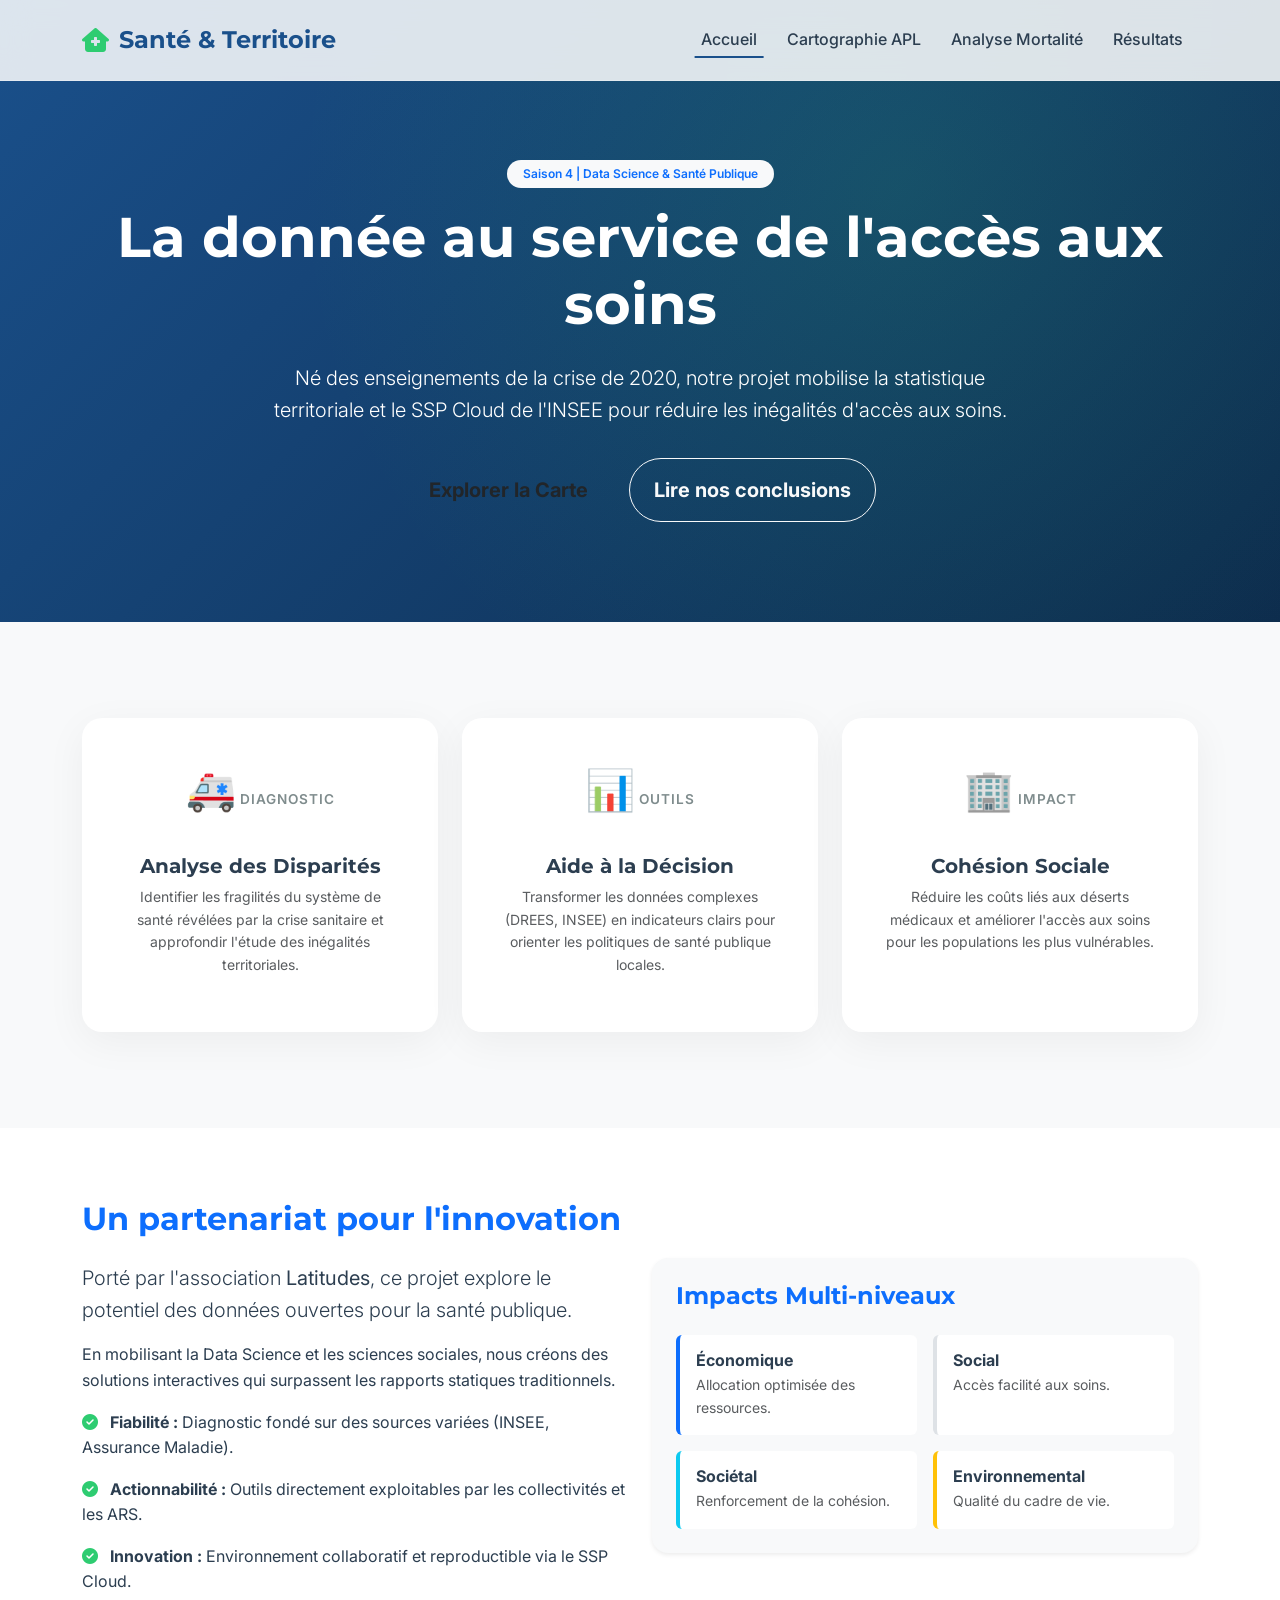
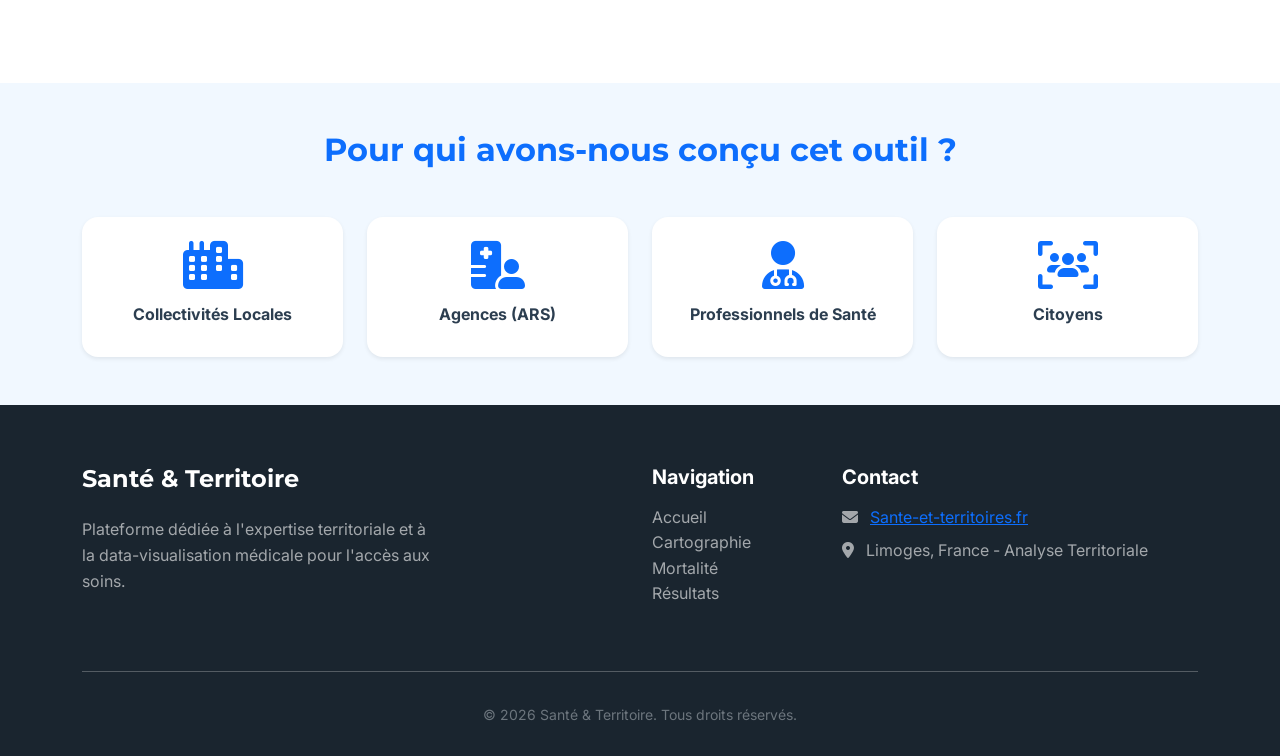
<file: index.html>
<!DOCTYPE html>
<html lang="fr">

<head>
    <meta charset="UTF-8">
    <meta name="viewport" content="width=device-width, initial-scale=1.0">
    <title>Santé & Territoire | Plateforme d'expertise territoriale</title>
    <!-- Google Fonts -->
    <link rel="preconnect" href="https://fonts.googleapis.com">
    <link rel="preconnect" href="https://fonts.gstatic.com" crossorigin>
    <link
        href="https://fonts.googleapis.com/css2?family=Inter:wght@300;400;500;600;700&family=Montserrat:wght@700&display=swap"
        rel="stylesheet">
    <!-- Bootstrap 5 CSS -->
    <link href="https://cdn.jsdelivr.net/npm/bootstrap@5.3.0/dist/css/bootstrap.min.css" rel="stylesheet">
    <!-- Font Awesome -->
    <link rel="stylesheet" href="https://cdnjs.cloudflare.com/ajax/libs/font-awesome/6.4.0/css/all.min.css">
    <!-- Animate.css -->
    <link rel="stylesheet" href="https://cdnjs.cloudflare.com/ajax/libs/animate.css/4.1.1/animate.min.css" />
    <!-- Custom CSS -->
    <link rel="stylesheet" href="css/style.css">
</head>

<body>

    <!-- Sticky Navigation -->
    <nav class="navbar navbar-expand-lg navbar-custom fixed-top">
        <div class="container">
            <a class="navbar-brand" href="index.html">
                <i class="fa-solid fa-house-medical text-emerald"></i>
                <span class="fw-bold">Santé & Territoire</span>
            </a>
            <button class="navbar-toggler" type="button" data-bs-toggle="collapse" data-bs-target="#navbarNav">
                <span class="navbar-toggler-icon"></span>
            </button>
            <div class="collapse navbar-collapse" id="navbarNav">
                <ul class="navbar-nav ms-auto">
                    <li class="nav-item">
                        <a class="nav-link active" href="index.html">Accueil</a>
                    </li>
                    <li class="nav-item">
                        <a class="nav-link" href="cartographie.html">Cartographie APL</a>
                    </li>
                    <li class="nav-item">
                        <a class="nav-link" href="analyse-mortalite.html">Analyse Mortalité</a>
                    </li>
                    <li class="nav-item">
                        <a class="nav-link" href="resultats.html">Résultats</a>
                    </li>
                </ul>
            </div>
        </div>
    </nav>

    <!-- Hero Section -->
    <header class="hero-section text-center">
        <div class="container animate__animated animate__fadeIn">
            <span class="badge rounded-pill bg-light text-primary mb-3 px-3 py-2 fw-semibold">Saison 4 | Data Science &
                Santé Publique</span>
            <h1 class="hero-title animate__animated animate__fadeInUp">La donnée au service de l'accès aux soins</h1>
            <p class="hero-subtitle col-lg-8 mx-auto animate__animated animate__fadeInUp animate__delay-1s">
                Né des enseignements de la crise de 2020, notre projet mobilise la statistique territoriale et le SSP
                Cloud de l'INSEE pour réduire les inégalités d'accès aux soins.
            </p>
            <div class="d-flex justify-content-center gap-3 animate__animated animate__fadeInUp animate__delay-2s">
                <a href="cartographie.html" class="btn btn-emerald btn-lg px-4 py-3 rounded-pill fw-bold">Explorer la
                    Carte</a>
                <a href="resultats.html" class="btn btn-outline-light btn-lg px-4 py-3 rounded-pill fw-bold">Lire nos
                    conclusions</a>
            </div>
        </div>
    </header>

    <!-- Project Goals Section -->
    <section class="py-5" id="objectifs">
        <div class="container py-5 mt-n5">
            <div class="row g-4 justify-content-center mt-n5">
                <div class="col-md-4 reveal">
                    <div class="kpi-card text-center">
                        <div class="kpi-icon animate__animated animate__pulse animate__infinite">🚑</div>
                        <span class="kpi-label">Diagnostic</span>
                        <h3 class="h5 mt-3 fw-bold">Analyse des Disparités</h3>
                        <p class="text-muted small">Identifier les fragilités du système de santé révélées par la crise
                            sanitaire et approfondir l'étude des inégalités territoriales.</p>
                    </div>
                </div>
                <div class="col-md-4 reveal">
                    <div class="kpi-card text-center">
                        <div class="kpi-icon animate__animated animate__pulse animate__infinite animate__delay-1s">📊
                        </div>
                        <span class="kpi-label">Outils</span>
                        <h3 class="h5 mt-3 fw-bold">Aide à la Décision</h3>
                        <p class="text-muted small">Transformer les données complexes (DREES, INSEE) en indicateurs
                            clairs pour orienter les politiques de santé publique locales.</p>
                    </div>
                </div>
                <div class="col-md-4 reveal">
                    <div class="kpi-card text-center">
                        <div class="kpi-icon animate__animated animate__pulse animate__infinite animate__delay-2s">🏢
                        </div>
                        <span class="kpi-label">Impact</span>
                        <h3 class="h5 mt-3 fw-bold">Cohésion Sociale</h3>
                        <p class="text-muted small">Réduire les coûts liés aux déserts médicaux et améliorer l'accès aux
                            soins pour les populations les plus vulnérables.</p>
                    </div>
                </div>
            </div>
        </div>
    </section>

    <!-- Context & Partners Section -->
    <section class="py-5 bg-white">
        <div class="container py-4">
            <div class="row align-items-center">
                <div class="col-lg-6 reveal">
                    <h2 class="mb-4 text-primary">Un partenariat pour l'innovation</h2>
                    <p class="lead">Porté par l'association <strong>Latitudes</strong>, ce projet explore le potentiel
                        des données ouvertes pour la santé publique.</p>
                    <p>En mobilisant la Data Science et les sciences sociales, nous créons des solutions interactives
                        qui surpassent les rapports statiques traditionnels.</p>
                    <ul class="list-unstyled">
                        <li class="mb-3"><i class="fa-solid fa-check-circle text-emerald me-2"></i> <strong>Fiabilité
                                :</strong> Diagnostic fondé sur des sources variées (INSEE, Assurance Maladie).</li>
                        <li class="mb-3"><i class="fa-solid fa-check-circle text-emerald me-2"></i>
                            <strong>Actionnabilité :</strong> Outils directement exploitables par les collectivités et
                            les ARS.
                        </li>
                        <li class="mb-3"><i class="fa-solid fa-check-circle text-emerald me-2"></i> <strong>Innovation
                                :</strong> Environnement collaboratif et reproductible via le SSP Cloud.</li>
                    </ul>
                </div>
                <div class="col-lg-6 reveal">
                    <div class="p-4 rounded-4 bg-light shadow-sm">
                        <h4 class="text-primary mb-4 fw-bold">Impacts Multi-niveaux</h4>
                        <div class="row g-3">
                            <div class="col-6">
                                <div class="p-3 bg-white rounded border-start border-4 border-primary h-100">
                                    <h6 class="fw-bold mb-1">Économique</h6>
                                    <p class="small text-muted mb-0">Allocation optimisée des ressources.</p>
                                </div>
                            </div>
                            <div class="col-6">
                                <div class="p-3 bg-white rounded border-start border-4 border-emerald h-100">
                                    <h6 class="fw-bold mb-1">Social</h6>
                                    <p class="small text-muted mb-0">Accès facilité aux soins.</p>
                                </div>
                            </div>
                            <div class="col-6">
                                <div class="p-3 bg-white rounded border-start border-4 border-info h-100">
                                    <h6 class="fw-bold mb-1">Sociétal</h6>
                                    <p class="small text-muted mb-0">Renforcement de la cohésion.</p>
                                </div>
                            </div>
                            <div class="col-6">
                                <div class="p-3 bg-white rounded border-start border-4 border-warning h-100">
                                    <h6 class="fw-bold mb-1">Environnemental</h6>
                                    <p class="small text-muted mb-0">Qualité du cadre de vie.</p>
                                </div>
                            </div>
                        </div>
                    </div>
                </div>
            </div>
        </div>
    </section>

    <!-- Audience Section -->
    <section class="py-5" style="background-color: #f1f8ff;">
        <div class="container text-center reveal">
            <h2 class="text-primary mb-5">Pour qui avons-nous conçu cet outil ?</h2>
            <div class="row g-4">
                <div class="col-md-3">
                    <div class="p-4 bg-white rounded-4 shadow-sm h-100">
                        <i class="fa-solid fa-city fa-3x text-primary mb-3"></i>
                        <h6 class="fw-bold">Collectivités Locales</h6>
                    </div>
                </div>
                <div class="col-md-3">
                    <div class="p-4 bg-white rounded-4 shadow-sm h-100">
                        <i class="fa-solid fa-hospital-user fa-3x text-primary mb-3"></i>
                        <h6 class="fw-bold">Agences (ARS)</h6>
                    </div>
                </div>
                <div class="col-md-3">
                    <div class="p-4 bg-white rounded-4 shadow-sm h-100">
                        <i class="fa-solid fa-user-doctor fa-3x text-primary mb-3"></i>
                        <h6 class="fw-bold">Professionnels de Santé</h6>
                    </div>
                </div>
                <div class="col-md-3">
                    <div class="p-4 bg-white rounded-4 shadow-sm h-100">
                        <i class="fa-solid fa-users-viewfinder fa-3x text-primary mb-3"></i>
                        <h6 class="fw-bold">Citoyens</h6>
                    </div>
                </div>
            </div>
        </div>
    </section>

    <!-- Footer -->
    <footer class="footer">
        <div class="container">
            <div class="row">
                <div class="col-lg-4 mb-4 mb-lg-0">
                    <h4 class="fw-bold text-white mb-4">Santé & Territoire</h4>
                    <p class="footer-link">Plateforme dédiée à l'expertise territoriale et à la data-visualisation
                        médicale pour l'accès aux soins.</p>
                </div>
                <div class="col-lg-2 offset-lg-2 col-6 mb-4 mb-lg-0">
                    <h5 class="fw-bold text-white mb-3">Navigation</h5>
                    <ul class="list-unstyled">
                        <li><a href="index.html" class="footer-link">Accueil</a></li>
                        <li><a href="cartographie.html" class="footer-link">Cartographie</a></li>
                        <li><a href="analyse-mortalite.html" class="footer-link">Mortalité</a></li>
                        <li><a href="resultats.html" class="footer-link">Résultats</a></li>
                    </ul>
                </div>
                <div class="col-lg-4 col-6">
                    <h5 class="fw-bold text-white mb-3">Contact</h5>
                    <p class="footer-link mb-2"><i class="fa-solid fa-envelope me-2"></i> <a
                            href="https://defis.data.gouv.fr/defis/sante-et-territoires">Sante-et-territoires.fr</a>
                    </p>
                    <p class="footer-link"><i class="fa-solid fa-location-dot me-2"></i> Limoges, France - Analyse
                        Territoriale</p>
                </div>
            </div>
            <hr class="mt-5 bg-secondary opacity-25">
            <div class="text-center text-secondary small pt-3">
                &copy; 2026 Santé & Territoire. Tous droits réservés.
            </div>
        </div>
    </footer>

    <!-- Bootstrap Bundle with Popper JS -->
    <script src="https://cdn.jsdelivr.net/npm/bootstrap@5.3.0/dist/js/bootstrap.bundle.min.js"></script>
    <!-- Custom JS -->
    <script src="js/main.js"></script>
</body>

</html>
</file>
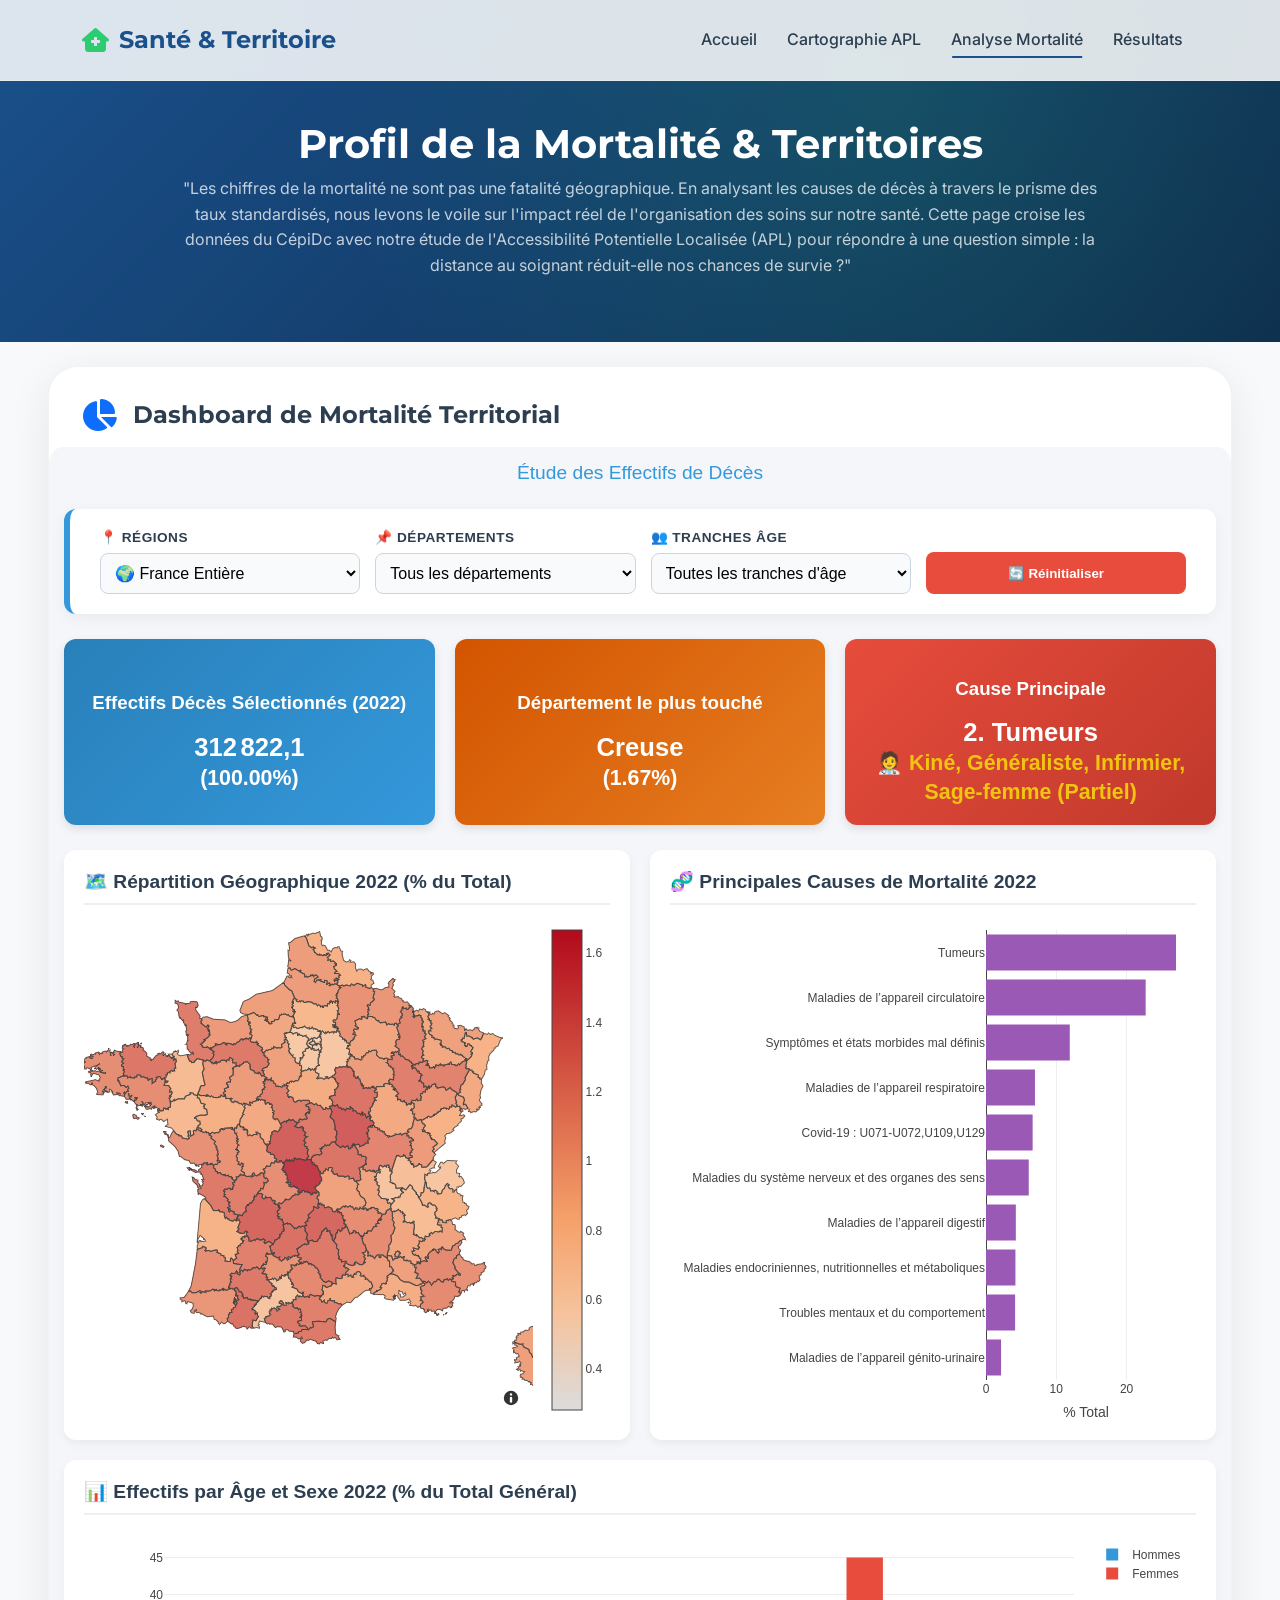
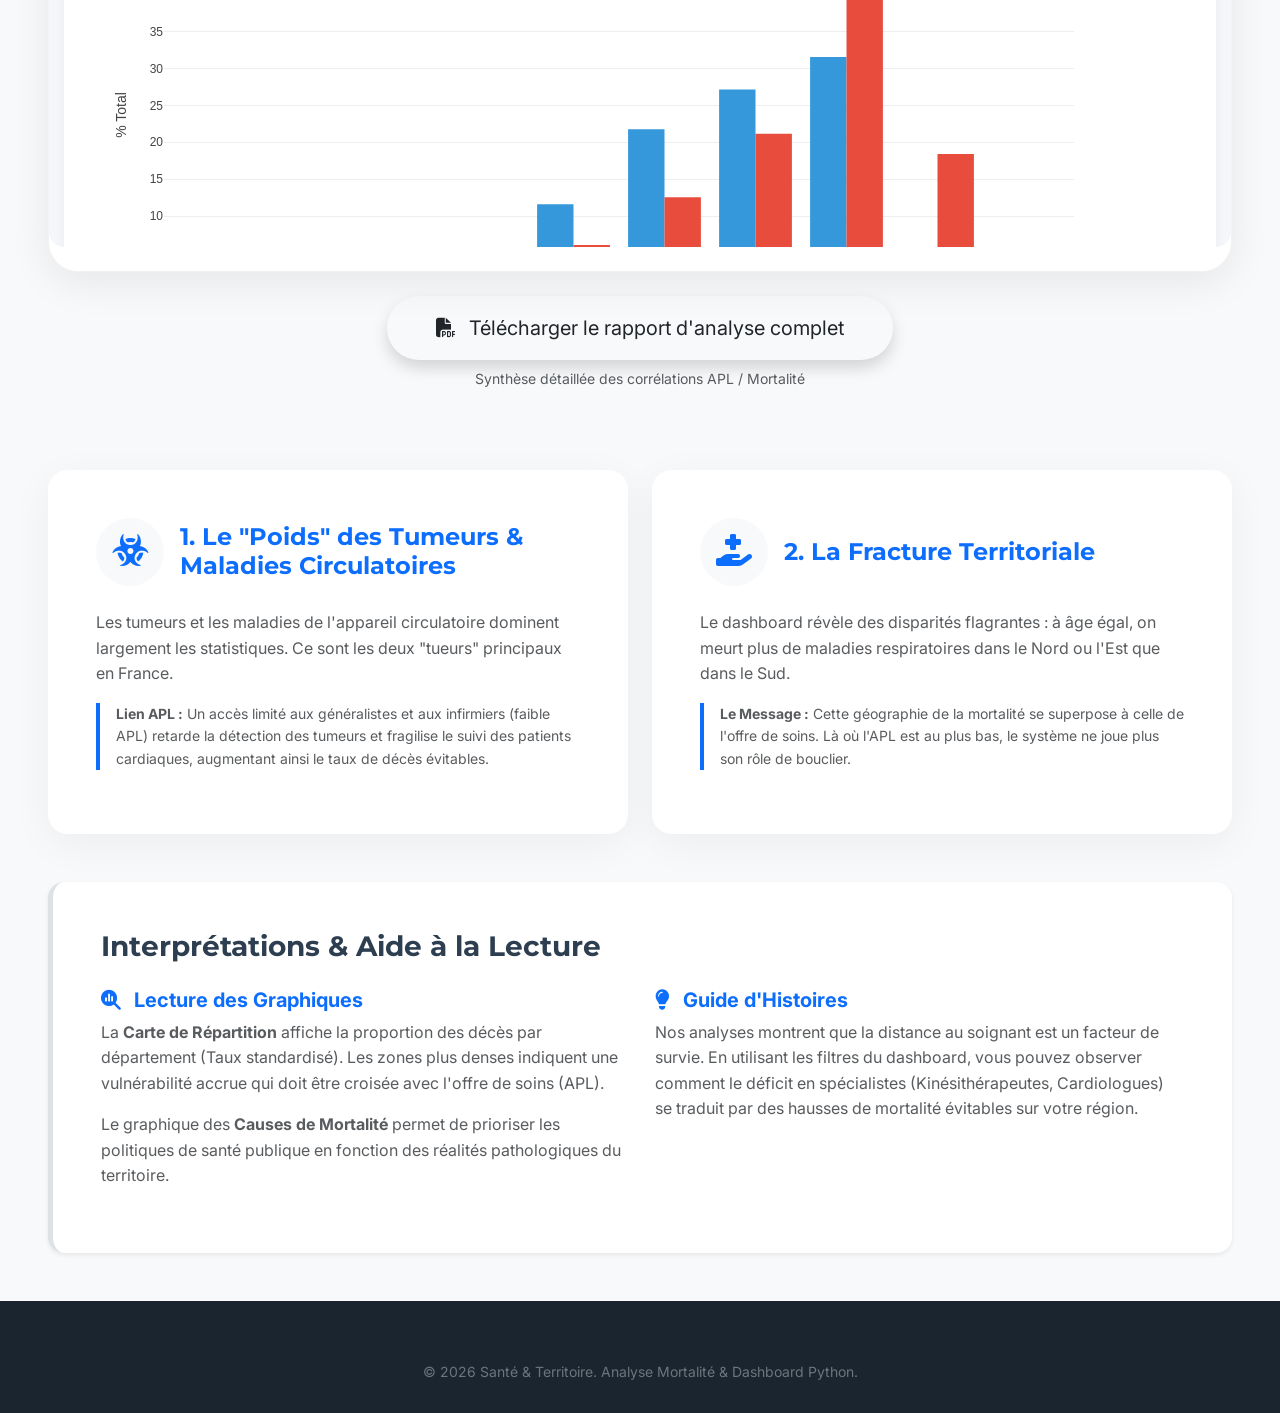
<file: analyse-mortalite.html>
<!DOCTYPE html>
<html lang="fr">

<head>
    <meta charset="UTF-8">
    <meta name="viewport" content="width=device-width, initial-scale=1.0">
    <title>Analyse Mortalité | Santé & Territoire</title>
    <!-- Google Fonts -->
    <link
        href="https://fonts.googleapis.com/css2?family=Inter:wght@300;400;500;600;700&family=Montserrat:wght@700&display=swap"
        rel="stylesheet">
    <!-- Bootstrap 5 CSS -->
    <link href="https://cdn.jsdelivr.net/npm/bootstrap@5.3.0/dist/css/bootstrap.min.css" rel="stylesheet">
    <!-- Font Awesome -->
    <link rel="stylesheet" href="https://cdnjs.cloudflare.com/ajax/libs/font-awesome/6.4.0/css/all.min.css">
    <!-- Animate.css -->
    <link rel="stylesheet" href="https://cdnjs.cloudflare.com/ajax/libs/animate.css/4.1.1/animate.min.css" />
    <!-- Custom CSS -->
    <link rel="stylesheet" href="css/style.css">
    <style>
        .powerbi-card {
            background: #fff;
            border-radius: 30px;
            box-shadow: 0 10px 40px rgba(0, 0, 0, 0.08);
            border: 1px solid rgba(0, 0, 0, 0.05);
            padding: 1rem 0;
            position: relative;
            min-height: 90vh;
            /* Augmenté pour le dashboard */
        }

        .report-header {
            padding: 1rem 2rem;
            display: flex;
            align-items: center;
            gap: 1rem;
        }

        iframe {
            width: 100%;
            height: 1400px;
            /* Taille augmentée pour voir tout le dashboard */
            border: none;
            border-radius: 15px;
        }
    </style>
</head>

<body class="bg-light">

    <!-- Sticky Navigation -->
    <nav class="navbar navbar-expand-lg navbar-custom fixed-top">
        <div class="container">
            <a class="navbar-brand" href="index.html">
                <i class="fa-solid fa-house-medical text-emerald"></i>
                <span class="fw-bold">Santé & Territoire</span>
            </a>
            <button class="navbar-toggler" type="button" data-bs-toggle="collapse" data-bs-target="#navbarNav">
                <span class="navbar-toggler-icon"></span>
            </button>
            <div class="collapse navbar-collapse" id="navbarNav">
                <ul class="navbar-nav ms-auto">
                    <li class="nav-item">
                        <a class="nav-link" href="index.html">Accueil</a>
                    </li>
                    <li class="nav-item">
                        <a class="nav-link" href="cartographie.html">Cartographie APL</a>
                    </li>
                    <li class="nav-item">
                        <a class="nav-link active" href="analyse-mortalite.html">Analyse Mortalité</a>
                    </li>
                    <li class="nav-item">
                        <a class="nav-link" href="resultats.html">Résultats</a>
                    </li>
                </ul>
            </div>
        </div>
    </nav>

    <!-- Header Section -->
    <div class="hero-section pb-5 pt-5 text-center">
        <div class="container pt-5 mt-4">
            <h1 class="animate__animated animate__fadeInDown">Profil de la Mortalité & Territoires</h1>
            <p class="animate__animated animate__fadeInUp col-md-10 mx-auto opacity-75">
                "Les chiffres de la mortalité ne sont pas une fatalité géographique. En analysant les causes de décès
                à travers le prisme des taux standardisés, nous levons le voile sur l'impact réel de l'organisation
                des soins sur notre santé. Cette page croise les données du CépiDc avec notre étude de l'Accessibilité
                Potentielle Localisée (APL) pour répondre à une question simple : la distance au soignant réduit-elle
                nos chances de survie ?"
            </p>
        </div>
    </div>

    <!-- Main Content Container -->
    <div class="container-fluid px-lg-5 pt-4 pb-5">
        <div class="row">
            <div class="col-12 reveal">
                <div class="powerbi-card">
                    <div class="report-header">
                        <i class="fa-solid fa-chart-pie text-primary fa-2x"></i>
                        <div>
                            <h4 class="mb-0 fw-bold">Dashboard de Mortalité Territorial</h4>
                        </div>
                    </div>

                    <div class="position-relative">
                        <!-- Loader (Hidden when loaded via JS in main.js) -->
                        <div class="loader-wrapper">
                            <div class="spinner-medical mx-auto mb-3"></div>
                            <p class="text-muted small">Initialisation des visualisations...</p>
                        </div>

                        <!-- Internal HTML Dashboard -->
                        <iframe title="Analyse de Mortalité" src="dashboard_mortalite.html" allowFullScreen="true"
                            class="animate__animated animate__fadeIn"></iframe>
                    </div>
                </div>

                <!-- Download Report Action -->
                <div class="text-center mt-4 mb-5 animate__animated animate__fadeInUp">
                    <button class="btn btn-emerald btn-lg px-5 py-3 rounded-pill shadow"
                        onclick="alert('Le rapport d\'analyse PDF sera bientôt disponible.')">
                        <i class="fa-solid fa-file-pdf me-2"></i> Télécharger le rapport d'analyse complet
                    </button>
                    <p class="text-muted small mt-2">Synthèse détaillée des corrélations APL / Mortalité</p>
                </div>
            </div>
        </div>

        <!-- New Interpretation Axes -->
        <div class="row mt-2 g-4">
            <!-- AXE 1 -->
            <div class="col-lg-6 reveal">
                <div class="kpi-card p-5 h-100 bg-white">
                    <div class="d-flex align-items-center mb-4">
                        <div class="bg-light rounded-circle p-3 me-3">
                            <i class="fa-solid fa-biohazard text-primary fa-2x"></i>
                        </div>
                        <h4 class="text-primary fw-bold mb-0">1. Le "Poids" des Tumeurs & Maladies Circulatoires</h4>
                    </div>
                    <p class="text-muted">Les tumeurs et les maladies de l'appareil circulatoire dominent largement les
                        statistiques. Ce sont les deux "tueurs" principaux en France.</p>
                    <p class="text-muted border-start border-4 border-primary ps-3 small">
                        <strong>Lien APL :</strong> Un accès limité aux généralistes et aux infirmiers (faible APL)
                        retarde la détection des tumeurs et fragilise le suivi des patients cardiaques, augmentant ainsi
                        le taux de décès évitables.
                    </p>
                </div>
            </div>
            <!-- AXE 2 -->
            <!-- <div class="col-lg-6 reveal">
                <div class="kpi-card p-5 h-100 bg-white">
                    <div class="d-flex align-items-center mb-4">
                        <div class="bg-light rounded-circle p-3 me-3">
                            <i class="fa-solid fa-scale-balanced text-primary fa-2x"></i>
                        </div>
                        <h4 class="text-primary fw-bold mb-0">2. Le Taux Standardisé : Égalité Statistique</h4>
                    </div>
                    <p class="text-muted">Nous n'utilisons pas de nombres bruts car certains départements sont plus
                        "vieux". Le taux standardisé permet de comparer le Cher et Paris comme s'ils avaient la même
                        structure d'âge.</p>
                    <p class="text-muted border-start border-4 border-primary ps-3 small">
                        <strong>Le Message :</strong> Si le taux est plus élevé en zone rurale, ce n'est pas par
                        vieillissement, mais parce que le risque de mourir d'une maladie donnée y est réellement plus
                        fort.
                    </p>
                </div>
            </div> -->
            <!-- AXE 3
            <div class="col-lg-6 reveal">
                <div class="kpi-card p-5 h-100 bg-white">
                    <div class="d-flex align-items-center mb-4">
                        <div class="bg-light rounded-circle p-3 me-3">
                            <i class="fa-solid fa-person-falling text-primary fa-2x"></i>
                        </div>
                        <h4 class="text-primary fw-bold mb-0">3. Causes Externes & Prévention</h4>
                    </div>
                    <p class="text-muted">La mortalité par chute ou accident est un marqueur fort de la perte
                        d'autonomie. C'est une mine d'or pour l'analyse territoriale et la prévention.</p>
                    <p class="text-muted border-start border-4 border-primary ps-3 small">
                        <strong>Lien APL :</strong> On observe une corrélation entre la pénurie de kinésithérapeutes et
                        la hausse des décès par chute. Sans rééducation, l'accident domestique devient souvent fatal.
                    </p>
                </div>
            </div> -->
            <!-- AXE 4 -->
            <div class="col-lg-6 reveal">
                <div class="kpi-card p-5 h-100 bg-white">
                    <div class="d-flex align-items-center mb-4">
                        <div class="bg-light rounded-circle p-3 me-3">
                            <i class="fa-solid fa-hand-holding-medical text-primary fa-2x"></i>
                        </div>
                        <h4 class="text-primary fw-bold mb-0">2. La Fracture Territoriale</h4>
                    </div>
                    <p class="text-muted">Le dashboard révèle des disparités flagrantes : à âge égal, on meurt plus de
                        maladies respiratoires dans le Nord ou l'Est que dans le Sud.</p>
                    <p class="text-muted border-start border-4 border-primary ps-3 small">
                        <strong>Le Message :</strong> Cette géographie de la mortalité se superpose à celle de l'offre
                        de soins. Là où l'APL est au plus bas, le système ne joue plus son rôle de bouclier.
                    </p>
                </div>
            </div>
        </div>

        <!-- Interpretations & Guidance Section -->
        <div class="row mt-5 reveal">
            <div class="col-12">
                <div class="bg-white p-5 rounded-4 border-start border-5 border-emerald shadow-sm">
                    <h3 class="fw-bold mb-4">Interprétations & Aide à la Lecture</h3>
                    <div class="row g-4">
                        <div class="col-md-6">
                            <h5 class="fw-bold text-primary"><i class="fa-solid fa-magnifying-glass-chart me-2"></i>
                                Lecture des Graphiques</h5>
                            <p class="text-muted">La <strong>Carte de Répartition</strong> affiche la proportion des
                                décès par département (Taux standardisé). Les zones plus denses indiquent une
                                vulnérabilité accrue qui doit être croisée avec l'offre de soins (APL).</p>
                            <p class="text-muted">Le graphique des <strong>Causes de Mortalité</strong> permet de
                                prioriser les politiques de santé publique en fonction des réalités pathologiques du
                                territoire.</p>
                        </div>
                        <div class="col-md-6">
                            <h5 class="fw-bold text-primary"><i class="fa-solid fa-lightbulb me-2"></i> Guide
                                d'Histoires</h5>
                            <p class="text-muted">Nos analyses montrent que la distance au soignant est un facteur de
                                survie. En utilisant les filtres du dashboard, vous pouvez observer comment le déficit
                                en spécialistes (Kinésithérapeutes, Cardiologues) se traduit par des hausses de
                                mortalité évitables sur votre région.</p>
                        </div>
                    </div>
                </div>
            </div>
        </div>
    </div>

    <!-- Footer -->
    <footer class="footer mt-auto">
        <div class="container text-center text-secondary small">
            &copy; 2026 Santé & Territoire. Analyse Mortalité & Dashboard Python.
        </div>
    </footer>

    <!-- Bootstrap Bundle with Popper JS -->
    <script src="https://cdn.jsdelivr.net/npm/bootstrap@5.3.0/dist/js/bootstrap.bundle.min.js"></script>
    <script>
        // Transmettre les paramètres d'URL (ex: departement) à l'iframe du dashboard
        document.addEventListener("DOMContentLoaded", function () {
            const urlParams = new URLSearchParams(window.location.search);
            const dept = urlParams.get('departement');

            if (dept) {
                const iframe = document.querySelector('iframe[src="dashboard_mortalite.html"]');
                if (iframe) {
                    iframe.src = 'dashboard_mortalite.html?departement=' + encodeURIComponent(dept);
                }
            }
        });
    </script>
    <!-- Custom JS -->
    <script src="js/main.js"></script>
</body>

</html>
</file>
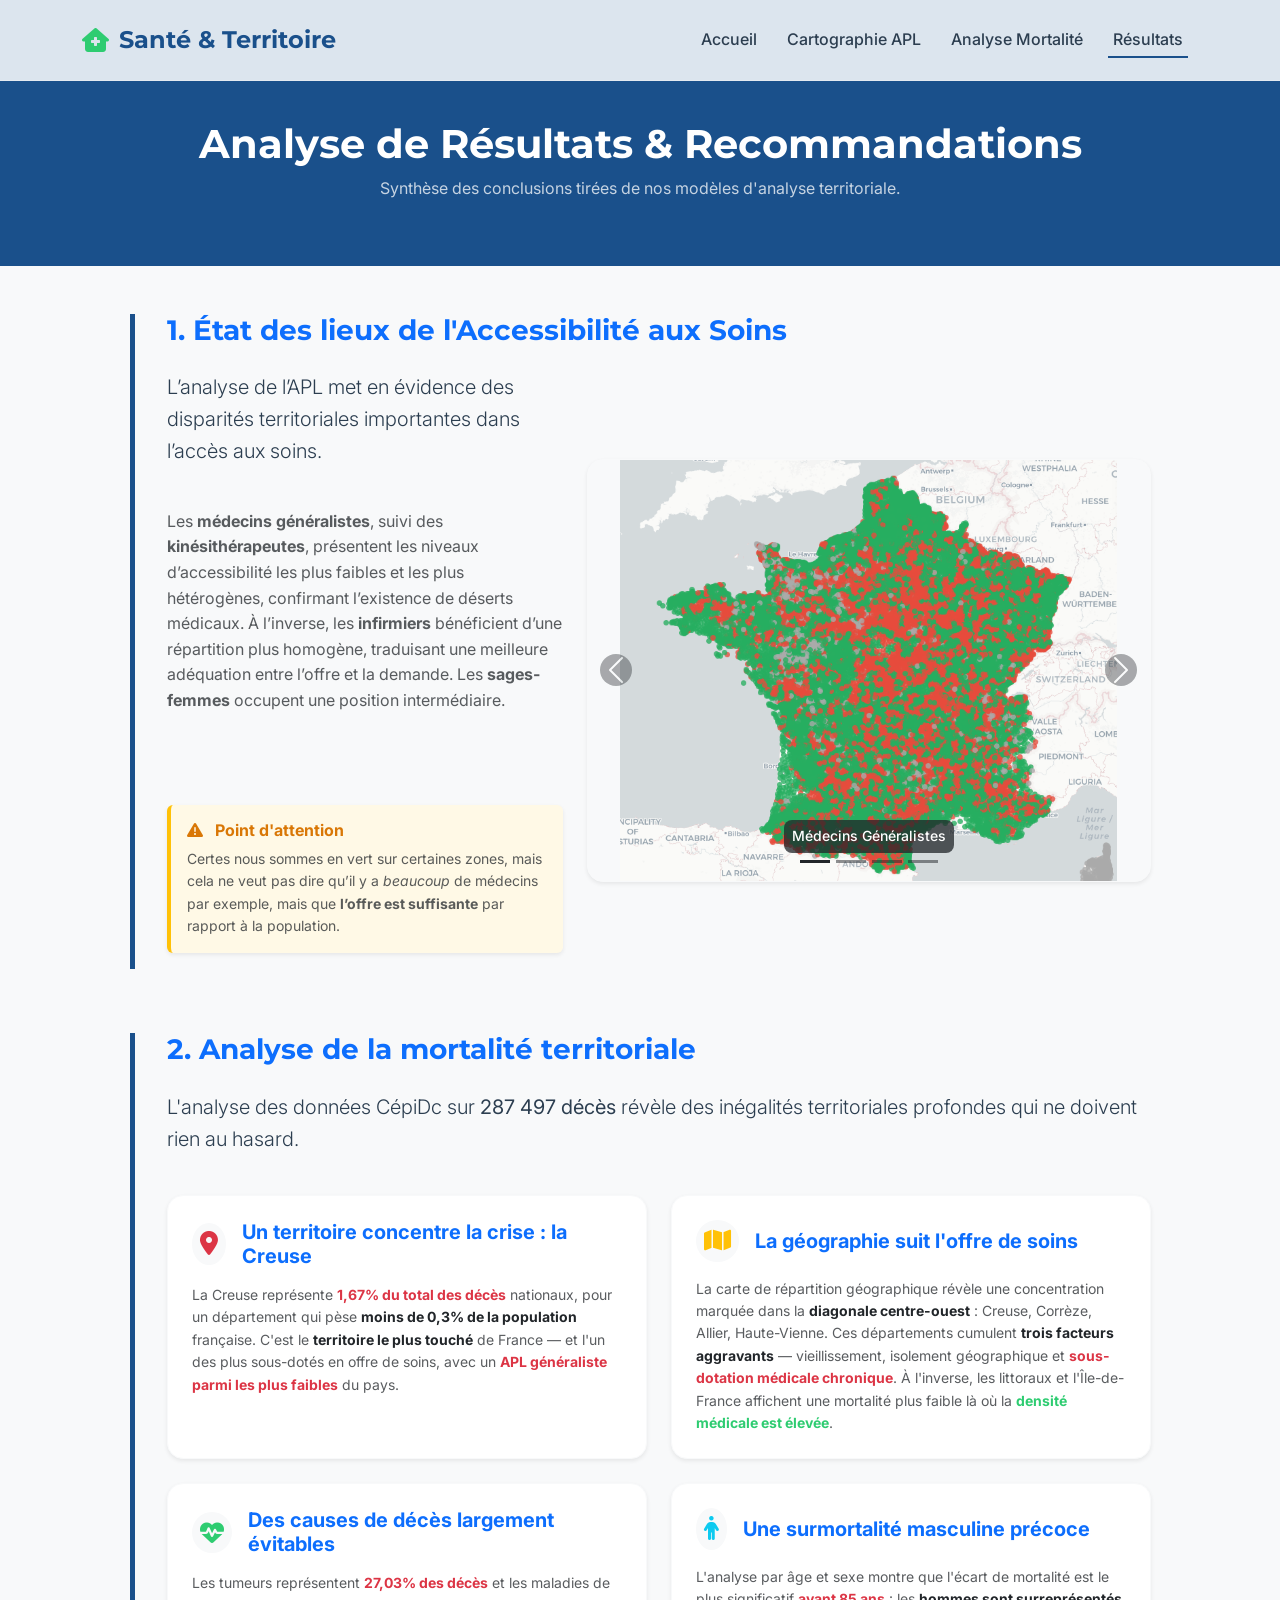
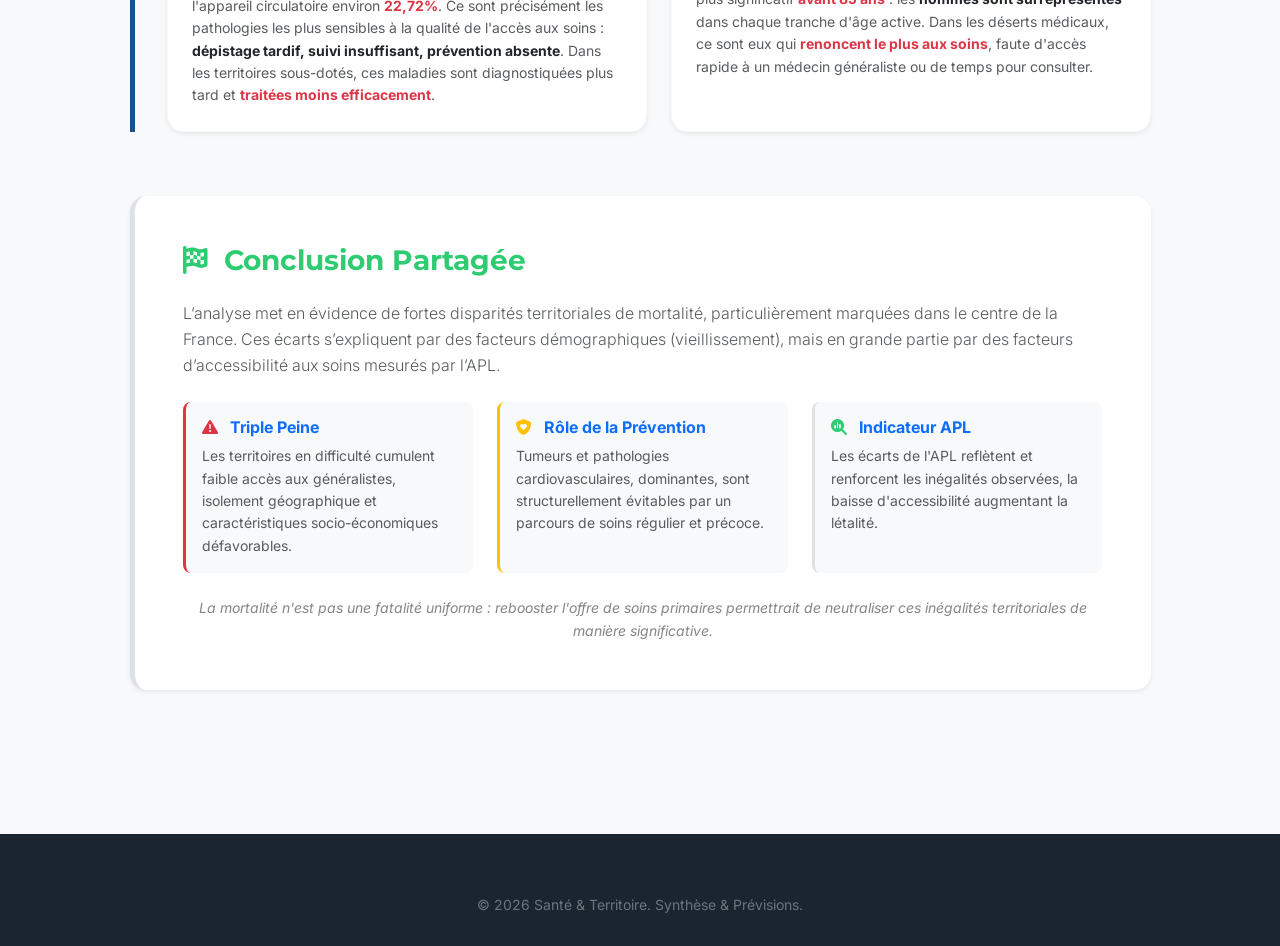
<file: resultats.html>
<!DOCTYPE html>
<html lang="fr">

<head>
    <meta charset="UTF-8">
    <meta name="viewport" content="width=device-width, initial-scale=1.0">
    <title>Résultats | Santé & Territoire</title>
    <!-- Google Fonts -->
    <link
        href="https://fonts.googleapis.com/css2?family=Inter:wght@300;400;500;600;700&family=Montserrat:wght@700&display=swap"
        rel="stylesheet">
    <!-- Bootstrap 5 CSS -->
    <link href="https://cdn.jsdelivr.net/npm/bootstrap@5.3.0/dist/css/bootstrap.min.css" rel="stylesheet">
    <!-- Font Awesome -->
    <link rel="stylesheet" href="https://cdnjs.cloudflare.com/ajax/libs/font-awesome/6.4.0/css/all.min.css">
    <!-- Animate.css -->
    <link rel="stylesheet" href="https://cdnjs.cloudflare.com/ajax/libs/animate.css/4.1.1/animate.min.css" />
    <!-- Custom CSS -->
    <link rel="stylesheet" href="css/style.css">
    <style>
        .result-section {
            border-left: 5px solid var(--primary-blue);
            padding-left: 2rem;
            margin-bottom: 4rem;
        }

        .conclusion-card {
            background: #f8f9fa;
            border: none;
            border-radius: 20px;
            padding: 2rem;
        }

        .static-graph-placeholder {
            height: 300px;
            background: #e1f5fe;
            border-radius: 20px;
            display: flex;
            align-items: center;
            justify-content: center;
        }

        /* Fix carousel height to prevent layout shifts */
        #carouselAPL {
            aspect-ratio: 4 / 3;
            background-color: #f8f9fa;
        }

        #carouselAPL .carousel-inner,
        #carouselAPL .carousel-item {
            height: 100%;
        }

        #carouselAPL .carousel-item img {
            height: 100%;
            width: 100%;
            object-fit: contain;
        }
    </style>
</head>

<body class="bg-light">

    <!-- Sticky Navigation -->
    <nav class="navbar navbar-expand-lg navbar-custom fixed-top">
        <div class="container">
            <a class="navbar-brand" href="index.html">
                <i class="fa-solid fa-house-medical text-emerald"></i>
                <span class="fw-bold">Santé & Territoire</span>
            </a>
            <button class="navbar-toggler" type="button" data-bs-toggle="collapse" data-bs-target="#navbarNav">
                <span class="navbar-toggler-icon"></span>
            </button>
            <div class="collapse navbar-collapse" id="navbarNav">
                <ul class="navbar-nav ms-auto">
                    <li class="nav-item">
                        <a class="nav-link" href="index.html">Accueil</a>
                    </li>
                    <li class="nav-item">
                        <a class="nav-link" href="cartographie.html">Cartographie APL</a>
                    </li>
                    <li class="nav-item">
                        <a class="nav-link" href="analyse-mortalite.html">Analyse Mortalité</a>
                    </li>
                    <li class="nav-item">
                        <a class="nav-link active" href="resultats.html">Résultats</a>
                    </li>
                </ul>
            </div>
        </div>
    </nav>

    <!-- Header -->
    <div class="bg-deep-blue text-white pt-5 pb-5">
        <div class="container pt-5 mt-4 text-center">
            <h1 class="animate__animated animate__fadeInDown">Analyse de Résultats & Recommandations</h1>
            <p class="animate__animated animate__fadeInUp opacity-75">Synthèse des conclusions tirées de nos modèles
                d'analyse territoriale.</p>
        </div>
    </div>

    <!-- Main Results Section -->
    <div class="container pt-5 pb-5">
        <div class="row">
            <div class="col-lg-11 mx-auto">

                <!-- Section 1 -->
                <div class="result-section reveal">
                    <h3 class="fw-bold text-primary mb-4">1. État des lieux de l'Accessibilité aux Soins</h3>

                    <div class="row align-items-center mb-4">
                        <div class="col-lg-5">
                            <p class="lead">L’analyse de l’APL met en évidence des disparités territoriales importantes
                                dans l’accès aux soins.</p>
                            <br>
                            <p class="text-muted">Les <strong>médecins généralistes</strong>, suivi des
                                <strong>kinésithérapeutes</strong>, présentent les niveaux
                                d’accessibilité les plus faibles et les plus hétérogènes, confirmant l’existence de
                                déserts médicaux. À l’inverse, les <strong>infirmiers</strong> bénéficient d’une
                                répartition plus homogène, traduisant une meilleure adéquation entre l’offre et la
                                demande. Les <strong>sages-femmes</strong> occupent une position intermédiaire.
                            </p>
                            <br><br>
                            <!-- Point d'attention -->
                            <div class="alert mt-4 shadow-sm border-0 border-start border-4 border-warning"
                                style="background-color: #fff9e6;">
                                <h6 class="fw-bold text-warning" style="color: #d97706 !important;"><i
                                        class="fa-solid fa-triangle-exclamation me-2"></i> Point d'attention</h6>
                                <p class="small mb-0 text-muted">Certes nous sommes en vert sur certaines zones, mais
                                    cela ne veut pas dire qu’il y a <em>beaucoup</em> de médecins par exemple, mais que
                                    <strong>l’offre est suffisante</strong> par rapport à la population.
                                </p>
                            </div>
                        </div>

                        <div class="col-lg-7 mt-4 mt-lg-0">
                            <!-- Bootstrap Carousel -->
                            <div id="carouselAPL"
                                class="carousel slide carousel-fade shadow-sm border border-light rounded-4 overflow-hidden"
                                data-bs-ride="carousel" data-bs-interval="4000">
                                <div class="carousel-inner">
                                    <div class="carousel-item active">
                                        <img src="assets/medecin.png" class="d-block w-100" alt="Médecins Généralistes">
                                        <div class="carousel-caption d-none d-md-block bg-dark bg-opacity-75 rounded-3 p-2 mb-2 mx-auto"
                                            style="width: max-content;">
                                            <h6 class="mb-0 text-white small">Médecins Généralistes</h6>
                                        </div>
                                    </div>
                                    <div class="carousel-item">
                                        <img src="assets/infirmiers.png" class="d-block w-100" alt="Infirmiers">
                                        <div class="carousel-caption d-none d-md-block bg-dark bg-opacity-75 rounded-3 p-2 mb-2 mx-auto"
                                            style="width: max-content;">
                                            <h6 class="mb-0 text-white small">Infirmiers</h6>
                                        </div>
                                    </div>
                                    <div class="carousel-item">
                                        <img src="assets/kine.png" class="d-block w-100" alt="Kinésithérapeutes">
                                        <div class="carousel-caption d-none d-md-block bg-dark bg-opacity-75 rounded-3 p-2 mb-2 mx-auto"
                                            style="width: max-content;">
                                            <h6 class="mb-0 text-white small">Kinésithérapeutes</h6>
                                        </div>
                                    </div>
                                    <div class="carousel-item">
                                        <img src="assets/sage-femme.png" class="d-block w-100" alt="Sages-Femmes">
                                        <div class="carousel-caption d-none d-md-block bg-dark bg-opacity-75 rounded-3 p-2 mb-2 mx-auto"
                                            style="width: max-content;">
                                            <h6 class="mb-0 text-white small">Sages-Femmes</h6>
                                        </div>
                                    </div>
                                </div>
                                <button class="carousel-control-prev" type="button" data-bs-target="#carouselAPL"
                                    data-bs-slide="prev" style="width: 10%;">
                                    <span class="carousel-control-prev-icon bg-dark rounded-circle p-2 opacity-75"
                                        aria-hidden="true"></span>
                                    <span class="visually-hidden">Précédent</span>
                                </button>
                                <button class="carousel-control-next" type="button" data-bs-target="#carouselAPL"
                                    data-bs-slide="next" style="width: 10%;">
                                    <span class="carousel-control-next-icon bg-dark rounded-circle p-2 opacity-75"
                                        aria-hidden="true"></span>
                                    <span class="visually-hidden">Suivant</span>
                                </button>
                                <div class="carousel-indicators mb-0 pb-2">
                                    <button type="button" data-bs-target="#carouselAPL" data-bs-slide-to="0"
                                        class="active bg-dark" aria-current="true" aria-label="Slide 1"></button>
                                    <button type="button" data-bs-target="#carouselAPL" data-bs-slide-to="1"
                                        class="bg-dark" aria-label="Slide 2"></button>
                                    <button type="button" data-bs-target="#carouselAPL" data-bs-slide-to="2"
                                        class="bg-dark" aria-label="Slide 3"></button>
                                    <button type="button" data-bs-target="#carouselAPL" data-bs-slide-to="3"
                                        class="bg-dark" aria-label="Slide 4"></button>
                                </div>
                            </div>
                        </div>
                    </div>
                </div>

                <!-- Section 2 : Analyse de la mortalité territoriale en France -->
                <div class="result-section reveal mt-5">
                    <h3 class="fw-bold text-primary mb-4">2. Analyse de la mortalité territoriale</h3>
                    <p class="lead">L'analyse des données CépiDc sur <strong>287 497 décès</strong> révèle des
                        inégalités territoriales profondes qui ne doivent rien au hasard.</p>

                    <div class="row g-4 mt-2">
                        <!-- Item 1 -->
                        <div class="col-md-6">
                            <div class="kpi-card p-4 h-100 bg-white shadow-sm border border-light rounded-4">
                                <div class="d-flex align-items-center mb-3">
                                    <div class="bg-light rounded-circle p-2 me-3">
                                        <i class="fa-solid fa-location-dot text-danger fa-xl"></i>
                                    </div>
                                    <h5 class="text-primary fw-bold mb-0">Un territoire concentre la crise : la Creuse
                                    </h5>
                                </div>
                                <p class="text-muted small mb-0">La Creuse représente <strong class="text-danger">1,67%
                                        du total des décès</strong> nationaux, pour un département qui pèse <strong
                                        class="text-dark">moins de 0,3% de la population</strong> française. C'est le
                                    <strong class="text-dark">territoire le plus touché</strong> de France — et l'un des
                                    plus sous-dotés en offre de soins, avec un <strong class="text-danger">APL
                                        généraliste parmi les plus faibles</strong> du pays.
                                </p>
                            </div>
                        </div>

                        <!-- Item 2 -->
                        <div class="col-md-6">
                            <div class="kpi-card p-4 h-100 bg-white shadow-sm border border-light rounded-4">
                                <div class="d-flex align-items-center mb-3">
                                    <div class="bg-light rounded-circle p-2 me-3">
                                        <i class="fa-solid fa-map text-warning fa-xl"></i>
                                    </div>
                                    <h5 class="text-primary fw-bold mb-0">La géographie suit l'offre de soins</h5>
                                </div>
                                <p class="text-muted small mb-0">La carte de répartition géographique révèle une
                                    concentration marquée dans la <strong class="text-dark">diagonale
                                        centre-ouest</strong> : Creuse, Corrèze, Allier, Haute-Vienne. Ces départements
                                    cumulent <strong class="text-dark">trois facteurs aggravants</strong> —
                                    vieillissement, isolement géographique et <strong class="text-danger">sous-dotation
                                        médicale chronique</strong>. À l'inverse, les littoraux et l'Île-de-France
                                    affichent une mortalité plus faible là où la <strong class="text-emerald">densité
                                        médicale est élevée</strong>.</p>
                            </div>
                        </div>

                        <!-- Item 3 -->
                        <div class="col-md-6">
                            <div class="kpi-card p-4 h-100 bg-white shadow-sm border border-light rounded-4">
                                <div class="d-flex align-items-center mb-3">
                                    <div class="bg-light rounded-circle p-2 me-3">
                                        <i class="fa-solid fa-heart-pulse text-emerald fa-xl"></i>
                                    </div>
                                    <h5 class="text-primary fw-bold mb-0">Des causes de décès largement évitables</h5>
                                </div>
                                <p class="text-muted small mb-0">Les tumeurs représentent <strong
                                        class="text-danger">27,03% des décès</strong> et les maladies de l'appareil
                                    circulatoire environ <strong class="text-danger">22,72%</strong>. Ce sont
                                    précisément
                                    les pathologies les plus sensibles à la qualité de l'accès aux soins : <strong
                                        class="text-dark">dépistage tardif, suivi insuffisant, prévention
                                        absente</strong>. Dans les territoires sous-dotés, ces maladies sont
                                    diagnostiquées plus tard et <strong class="text-danger">traitées moins
                                        efficacement</strong>.</p>
                            </div>
                        </div>

                        <!-- Item 4 -->
                        <div class="col-md-6">
                            <div class="kpi-card p-4 h-100 bg-white shadow-sm border border-light rounded-4">
                                <div class="d-flex align-items-center mb-3">
                                    <div class="bg-light rounded-circle p-2 me-3">
                                        <i class="fa-solid fa-person text-info fa-xl"></i>
                                    </div>
                                    <h5 class="text-primary fw-bold mb-0">Une surmortalité masculine précoce</h5>
                                </div>
                                <p class="text-muted small mb-0">L'analyse par âge et sexe montre que l'écart de
                                    mortalité est le plus significatif <strong class="text-danger">avant 85 ans</strong>
                                    : les <strong class="text-dark">hommes sont surreprésentés</strong> dans chaque
                                    tranche d'âge active. Dans les déserts médicaux, ce sont eux qui <strong
                                        class="text-danger">renoncent le plus aux soins</strong>, faute d'accès rapide à
                                    un médecin généraliste ou de temps pour consulter.</p>
                            </div>
                        </div>
                    </div>
                </div>

                <!-- Section 3 : Conclusion -->
                <div class="reveal mt-5 mb-5">
                    <div class="bg-white p-5 rounded-4 shadow-sm border-start border-5 border-emerald">
                        <h3 class="fw-bold text-emerald mb-4"><i class="fa-solid fa-flag-checkered me-2"></i> Conclusion
                            Partagée</h3>
                        <p class="text-muted mb-4 lead fs-6">L’analyse met en évidence de fortes disparités
                            territoriales de mortalité, particulièrement marquées dans le centre de la France. Ces
                            écarts s’expliquent par des facteurs démographiques (vieillissement), mais en grande partie
                            par des facteurs d’accessibilité aux soins mesurés par l’APL.</p>

                        <div class="row g-4 mb-4">
                            <div class="col-md-4">
                                <div class="bg-light p-3 rounded-3 h-100 border-start border-3 border-danger">
                                    <h6 class="fw-bold text-primary"><i
                                            class="fa-solid fa-triangle-exclamation text-danger me-2"></i> Triple Peine
                                    </h6>
                                    <p class="small text-muted mb-0">Les territoires en difficulté cumulent faible accès
                                        aux généralistes, isolement géographique et caractéristiques socio-économiques
                                        défavorables.</p>
                                </div>
                            </div>
                            <div class="col-md-4">
                                <div class="bg-light p-3 rounded-3 h-100 border-start border-3 border-warning">
                                    <h6 class="fw-bold text-primary"><i
                                            class="fa-solid fa-shield-heart text-warning me-2"></i> Rôle de la
                                        Prévention</h6>
                                    <p class="small text-muted mb-0">Tumeurs et pathologies cardiovasculaires,
                                        dominantes, sont structurellement évitables par un parcours de soins régulier et
                                        précoce.</p>
                                </div>
                            </div>
                            <div class="col-md-4">
                                <div class="bg-light p-3 rounded-3 h-100 border-start border-3 border-emerald">
                                    <h6 class="fw-bold text-primary"><i
                                            class="fa-solid fa-magnifying-glass-chart text-emerald me-2"></i> Indicateur
                                        APL</h6>
                                    <p class="small text-muted mb-0">Les écarts de l'APL reflètent et renforcent les
                                        inégalités observées, la baisse d'accessibilité augmentant la létalité.</p>
                                </div>
                            </div>
                        </div>

                        <p class="mb-0 text-muted fst-italic text-center small opacity-75">La mortalité n'est pas une
                            fatalité uniforme : rebooster l'offre de soins primaires permettrait de neutraliser ces
                            inégalités territoriales de manière significative.</p>
                    </div>
                </div>

            </div>
        </div>
    </div>

    <!-- Footer -->
    <footer class="footer mt-5">
        <div class="container text-center text-secondary small">
            &copy; 2026 Santé & Territoire. Synthèse & Prévisions.
        </div>
    </footer>

    <!-- Bootstrap Bundle with Popper JS -->
    <script src="https://cdn.jsdelivr.net/npm/bootstrap@5.3.0/dist/js/bootstrap.bundle.min.js"></script>
    <!-- Custom JS -->
    <script src="js/main.js"></script>
</body>

</html>
</file>
<file: css/style.css>
/* Import Google Fonts - Inter & Montserrat */
@import url('https://fonts.googleapis.com/css2?family=Inter:wght@300;400;500;600;700&family=Montserrat:wght@700&display=swap');

:root {
    /* Color Palette */
    --primary-blue: #1a508b;
    /* Deep Medical Blue */
    --secondary-blue: #e1f5fe;
    /* Light Blue / Cyan */
    --accent-emerald: #2ecc71;
    /* Health / Validation */
    --accent-coral: #e74c3c;
    /* Alerts / Deserts */
    --text-dark: #2c3e50;
    --text-light: #ecf0f1;
    --background-gray: #f8f9fa;
    --glass-background: rgba(255, 255, 255, 0.85);

    /* Typography */
    --font-primary: 'Inter', sans-serif;
    --font-heading: 'Montserrat', sans-serif;

    /* Transitions */
    --transition-smooth: all 0.3s ease;
}

body {
    font-family: var(--font-primary);
    background-color: var(--background-gray);
    color: var(--text-dark);
    line-height: 1.6;
    overflow-x: hidden;
}

h1,
h2,
h3,
h4,
.navbar-brand {
    font-family: var(--font-heading);
    font-weight: 700;
}

/* Glassmorphism Navbar */
.navbar-custom {
    background: var(--glass-background);
    backdrop-filter: blur(15px);
    -webkit-backdrop-filter: blur(15px);
    border-bottom: 1px solid rgba(255, 255, 255, 0.2);
    transition: var(--transition-smooth);
    padding: 1rem 0;
}

.navbar-custom.scrolled {
    padding: 0.5rem 0;
    box-shadow: 0 4px 30px rgba(0, 0, 0, 0.1);
}

.navbar-brand {
    color: var(--primary-blue) !important;
    font-size: 1.5rem;
    display: flex;
    align-items: center;
    gap: 10px;
}

.nav-link {
    color: var(--text-dark) !important;
    font-weight: 500;
    position: relative;
    padding: 5px 15px !important;
}

.nav-link::after {
    content: '';
    position: absolute;
    bottom: 0;
    left: 50%;
    width: 0;
    height: 2px;
    background: var(--primary-blue);
    transition: var(--transition-smooth);
    transform: translateX(-50%);
}

.nav-link:hover::after,
.nav-link.active::after {
    width: 80%;
}

/* Hero Section */
.hero-section {
    background: linear-gradient(135deg, var(--primary-blue) 0%, #0d2c4d 100%);
    color: white;
    padding: 160px 0 100px;
    position: relative;
    overflow: hidden;
}

.hero-section::before {
    content: '';
    position: absolute;
    top: 0;
    left: 0;
    right: 0;
    bottom: 0;
    background: radial-gradient(circle at 70% 30%, rgba(46, 204, 113, 0.15) 0%, transparent 60%);
}

.hero-title {
    font-size: 3.5rem;
    line-height: 1.2;
    margin-bottom: 1.5rem;
}

.hero-subtitle {
    font-size: 1.25rem;
    opacity: 0.9;
    margin-bottom: 2rem;
    font-weight: 300;
}

/* Animated KPI Cards */
.kpi-card {
    background: white;
    border-radius: 20px;
    padding: 2.5rem;
    border: none;
    box-shadow: 0 10px 40px rgba(0, 0, 0, 0.05);
    transition: var(--transition-smooth);
    height: 100%;
    position: relative;
    overflow: hidden;
}

.kpi-card:hover {
    transform: translateY(-10px);
    box-shadow: 0 15px 50px rgba(0, 0, 0, 0.1);
}

.kpi-icon {
    font-size: 2.5rem;
    margin-bottom: 1rem;
    display: inline-block;
}

.kpi-number {
    font-size: 3rem;
    font-weight: 700;
    color: var(--primary-blue);
    margin-bottom: 0.5rem;
    display: block;
}

.kpi-label {
    font-weight: 600;
    text-transform: uppercase;
    font-size: 0.85rem;
    color: #7f8c8d;
    letter-spacing: 1px;
}

/* Dashboard Iframe */
.dashboard-container {
    background: white;
    border-radius: 20px;
    padding: 1rem;
    box-shadow: 0 20px 60px rgba(0, 0, 0, 0.12);
    margin-top: -50px;
    position: relative;
    z-index: 10;
}

iframe {
    width: 100%;
    height: 80vh;
    border-radius: 12px;
    border: none;
}

/* Loader / Spinner */
.loader-wrapper {
    position: absolute;
    top: 50%;
    left: 50%;
    transform: translate(-50%, -50%);
    text-align: center;
    z-index: 5;
}

.spinner-medical {
    width: 60px;
    height: 60px;
    border: 5px solid rgba(26, 80, 139, 0.1);
    border-top: 5px solid var(--primary-blue);
    border-radius: 50%;
    animation: spin 1s linear infinite;
}

@keyframes spin {
    0% {
        transform: rotate(0deg);
    }

    100% {
        transform: rotate(360deg);
    }
}

/* Footer */
footer {
    background: #1a252f;
    color: white;
    padding: 60px 0 30px;
}

.footer-link {
    color: rgba(255, 255, 255, 0.6);
    text-decoration: none;
    transition: var(--transition-smooth);
}

.footer-link:hover {
    color: white;
}

/* Utils */
.text-emerald {
    color: var(--accent-emerald);
}

.text-coral {
    color: var(--accent-coral);
}

.bg-deep-blue {
    background: var(--primary-blue);
}

/* Animation Classes */
.reveal {
    opacity: 0;
    transform: translateY(30px);
    transition: all 0.8s ease-out;
}

.reveal.active {
    opacity: 1;
    transform: translateY(0);
}

/* Custom Utility Classes */
.x-small {
    font-size: 0.75rem;
}

.btn-xs {
    padding: 0.1rem 0.25rem;
    font-size: 0.7rem;
}

/* Custom Flush Accordion for Sidebars */
.custom-accordion .accordion-item {
    background: #f8f9fa;
    border-radius: 8px !important;
}

.custom-accordion .accordion-button {
    background: transparent;
    box-shadow: none !important;
}

.custom-accordion .accordion-button:not(.collapsed) {
    background: rgba(46, 204, 113, 0.1);
    color: var(--primary-blue);
}

.custom-accordion .accordion-button::after {
    background-size: 0.8rem;
}

@media (max-width: 991px) {
    .hero-title {
        font-size: 2.5rem;
    }
}
</file>
